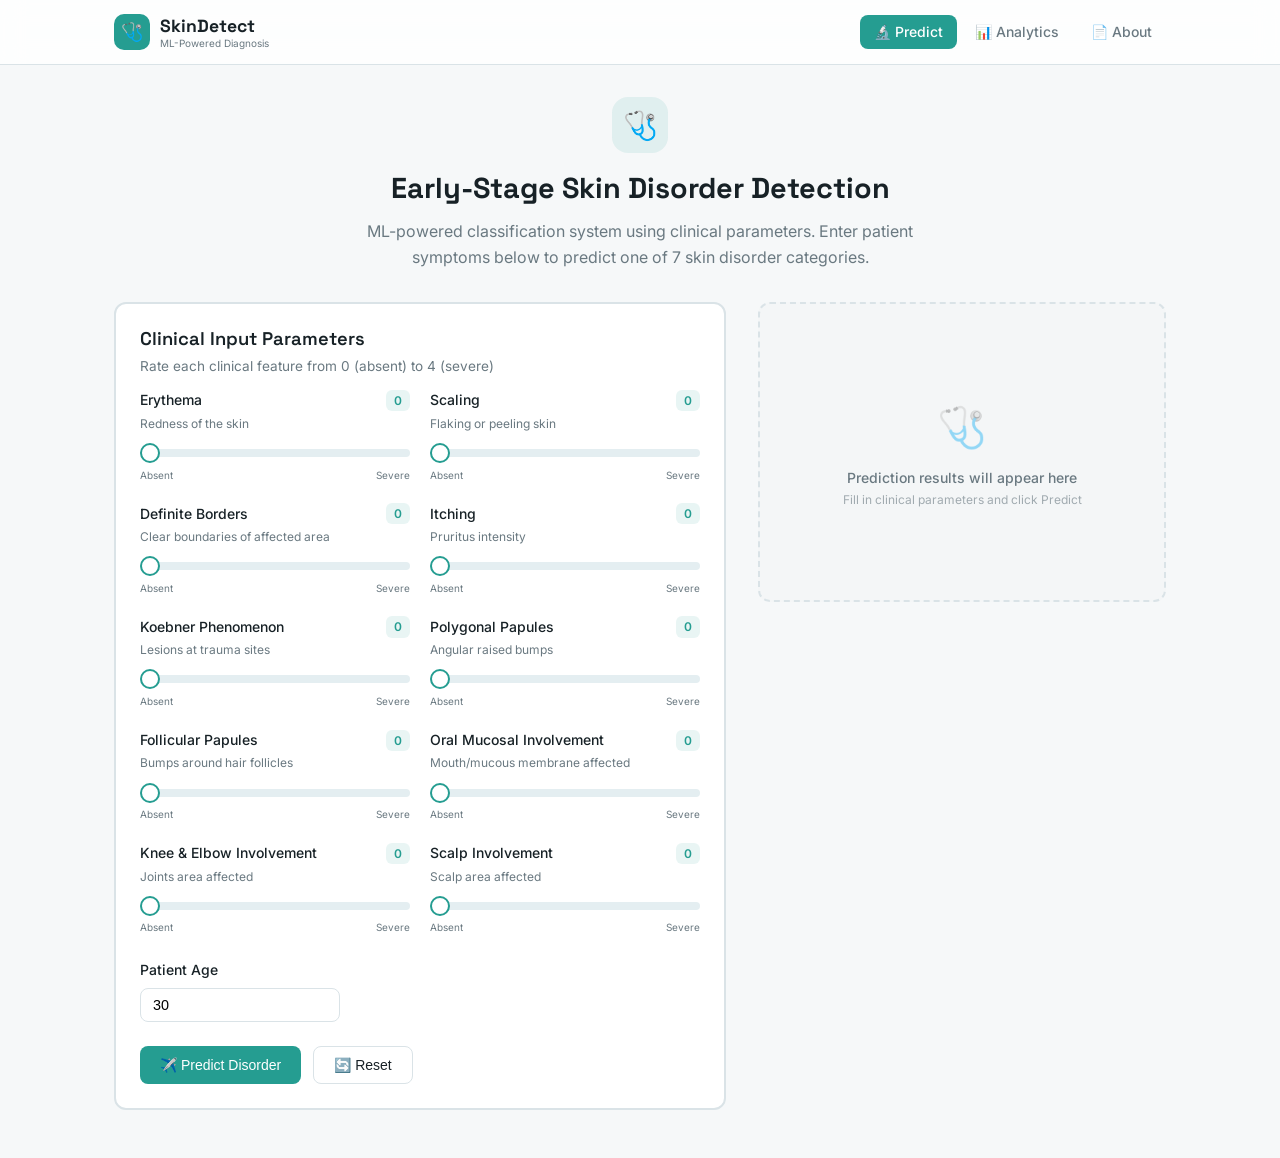
<file: frontend/skin-health-predictor-main/public/standalone/index.html>
<!DOCTYPE html>
<html lang="en">
<head>
  <meta charset="UTF-8" />
  <meta name="viewport" content="width=device-width, initial-scale=1.0" />
  <title>SkinDetect - Early-Stage Skin Disorder Detection</title>
  <meta name="description" content="ML-powered skin disorder classification using clinical parameters. Predicts 7 disorder categories with ~91% accuracy." />
  <link rel="stylesheet" href="style.css" />
</head>
<body>
  <!-- Header -->
  <header class="header">
    <div class="container header-inner">
      <a href="#" class="logo-link">
        <div class="logo-icon">🩺</div>
        <div>
          <h1 class="logo-title">SkinDetect</h1>
          <p class="logo-subtitle">ML-Powered Diagnosis</p>
        </div>
      </a>
      <nav class="nav">
        <a href="#predict" class="nav-link active" data-tab="predict">🔬 Predict</a>
        <a href="#dashboard" class="nav-link" data-tab="dashboard">📊 Analytics</a>
        <a href="#about" class="nav-link" data-tab="about">📄 About</a>
      </nav>
    </div>
  </header>

  <!-- Predict Page -->
  <main id="page-predict" class="page active">
    <div class="container">
      <div class="hero">
        <div class="hero-icon">🩺</div>
        <h2 class="hero-title">Early-Stage Skin Disorder Detection</h2>
        <p class="hero-desc">ML-powered classification system using clinical parameters. Enter patient symptoms below to predict one of 7 skin disorder categories.</p>
      </div>

      <div class="predict-grid">
        <!-- Form -->
        <div class="card form-card">
          <div class="card-header">
            <h3 class="card-title">Clinical Input Parameters</h3>
            <p class="card-desc">Rate each clinical feature from 0 (absent) to 4 (severe)</p>
          </div>
          <form id="prediction-form" class="card-body">
            <div class="features-grid" id="features-grid">
              <!-- Generated by JS -->
            </div>

            <div class="age-input">
              <label for="age" class="label">Patient Age</label>
              <input type="number" id="age" name="age" min="1" max="120" value="30" class="input" />
            </div>

            <div class="form-actions">
              <button type="submit" class="btn btn-primary" id="submit-btn">
                ✈️ Predict Disorder
              </button>
              <button type="button" class="btn btn-outline" id="reset-btn">
                🔄 Reset
              </button>
            </div>
          </form>
        </div>

        <!-- Result -->
        <div class="result-area" id="result-area">
          <div class="placeholder-result">
            <div class="placeholder-icon">🩺</div>
            <p class="placeholder-text">Prediction results will appear here</p>
            <p class="placeholder-hint">Fill in clinical parameters and click Predict</p>
          </div>
        </div>
      </div>
    </div>
  </main>

  <!-- Dashboard Page -->
  <main id="page-dashboard" class="page">
    <div class="container">
      <h2 class="page-title">📊 Prediction Analytics</h2>
      <p class="page-desc">Overview of prediction history from demo sessions.</p>

      <div class="stats-grid" id="stats-grid">
        <!-- Generated by JS -->
      </div>

      <div class="card">
        <div class="card-header">
          <h3 class="card-title">Prediction Distribution</h3>
        </div>
        <div class="card-body">
          <div class="chart-container" id="chart-container">
            <!-- Generated by JS -->
          </div>
        </div>
      </div>

      <div class="card" style="margin-top:1.5rem">
        <div class="card-header">
          <h3 class="card-title">Recent Predictions</h3>
        </div>
        <div class="card-body">
          <table class="table" id="history-table">
            <thead>
              <tr>
                <th>Time</th>
                <th>Predicted Class</th>
                <th>Disorder</th>
                <th>Confidence</th>
              </tr>
            </thead>
            <tbody id="history-tbody"></tbody>
          </table>
          <p id="no-history" class="placeholder-text" style="display:none;">No predictions yet. Go to Predict tab to start.</p>
        </div>
      </div>
    </div>
  </main>

  <!-- About Page -->
  <main id="page-about" class="page">
    <div class="container" style="max-width:700px;">
      <h2 class="page-title">📄 About This Project</h2>

      <div class="card">
        <div class="card-body about-content">
          <h3>Project Overview</h3>
          <p>This is a final-year machine learning project for <strong>Early-Stage Skin Disorder Detection</strong>. The system uses a trained classification model to predict one of 7 skin disorder categories based on clinical input parameters.</p>

          <h3>Model Details</h3>
          <ul>
            <li><strong>Accuracy:</strong> ~91% on test data</li>
            <li><strong>Input Features:</strong> 10 clinical parameters (rated 0–4) + patient age</li>
            <li><strong>Output:</strong> Predicted disorder class (0–6) with probability score</li>
            <li><strong>Classes:</strong> Psoriasis, Seborrheic Dermatitis, Lichen Planus, Pityriasis Rosea, Chronic Dermatitis, Pityriasis Rubra Pilaris, Normal</li>
          </ul>

          <h3>Disorder Classes</h3>
          <div id="disorder-list"></div>

          <h3>Technology Stack</h3>
          <ul>
            <li><strong>Frontend:</strong> HTML, CSS, JavaScript</li>
            <li><strong>Backend:</strong> Python FastAPI (for production deployment)</li>
            <li><strong>ML Model:</strong> Scikit-learn classifier (serialized with joblib)</li>
            <li><strong>Database:</strong> SQLite for prediction logging</li>
          </ul>

          <div class="disclaimer">
            <strong>⚠️ Disclaimer:</strong> This is an academic demonstration project. The predictions should not be used for actual medical diagnosis. Always consult a qualified dermatologist.
          </div>
        </div>
      </div>
    </div>
  </main>

  <script src="script.js"></script>
</body>
</html>
</file>
<file: frontend/skin-health-predictor-main/public/standalone/style.css>
@import url('https://fonts.googleapis.com/css2?family=Inter:wght@300;400;500;600;700&family=Space+Grotesk:wght@500;600;700&display=swap');

*, *::before, *::after { box-sizing: border-box; margin: 0; padding: 0; }

:root {
  --bg: hsl(195, 20%, 97%);
  --fg: hsl(200, 25%, 12%);
  --card: hsl(0, 0%, 100%);
  --card-fg: hsl(200, 25%, 12%);
  --primary: hsl(174, 62%, 38%);
  --primary-fg: hsl(0, 0%, 100%);
  --secondary: hsl(195, 30%, 92%);
  --muted: hsl(195, 15%, 94%);
  --muted-fg: hsl(200, 10%, 46%);
  --border: hsl(195, 20%, 88%);
  --success: hsl(152, 60%, 40%);
  --warning: hsl(38, 92%, 50%);
  --destructive: hsl(0, 72%, 51%);
  --radius: 0.75rem;
}

body {
  font-family: 'Inter', -apple-system, sans-serif;
  background: var(--bg);
  color: var(--fg);
  line-height: 1.6;
}

.container { max-width: 1100px; margin: 0 auto; padding: 0 1.5rem; }

/* Header */
.header {
  position: sticky; top: 0; z-index: 50;
  border-bottom: 1px solid var(--border);
  background: hsla(0, 0%, 100%, 0.8);
  backdrop-filter: blur(12px);
}
.header-inner { display: flex; height: 64px; align-items: center; justify-content: space-between; }
.logo-link { display: flex; align-items: center; gap: 10px; text-decoration: none; color: inherit; }
.logo-icon {
  width: 36px; height: 36px; display: flex; align-items: center; justify-content: center;
  border-radius: 10px; background: var(--primary); font-size: 18px;
}
.logo-title { font-family: 'Space Grotesk', sans-serif; font-size: 1.1rem; font-weight: 700; line-height: 1.2; }
.logo-subtitle { font-size: 10px; color: var(--muted-fg); line-height: 1; }
.nav { display: flex; gap: 4px; }
.nav-link {
  padding: 6px 14px; border-radius: 8px; font-size: 0.875rem; font-weight: 500;
  text-decoration: none; color: var(--muted-fg); transition: all 0.2s;
}
.nav-link:hover { background: var(--secondary); color: var(--fg); }
.nav-link.active { background: var(--primary); color: var(--primary-fg); }

/* Pages */
.page { display: none; padding: 2rem 0 3rem; }
.page.active { display: block; }
.page-title { font-family: 'Space Grotesk', sans-serif; font-size: 1.75rem; font-weight: 700; margin-bottom: 0.5rem; }
.page-desc { color: var(--muted-fg); margin-bottom: 2rem; }

/* Hero */
.hero { text-align: center; margin-bottom: 2rem; }
.hero-icon {
  width: 56px; height: 56px; margin: 0 auto 12px; display: flex; align-items: center; justify-content: center;
  border-radius: 16px; background: hsla(174, 62%, 38%, 0.1); font-size: 28px;
}
.hero-title { font-family: 'Space Grotesk', sans-serif; font-size: 1.8rem; font-weight: 700; margin-bottom: 8px; }
.hero-desc { max-width: 560px; margin: 0 auto; color: var(--muted-fg); }

/* Cards */
.card {
  background: var(--card); border: 2px solid var(--border); border-radius: var(--radius); overflow: hidden;
}
.card-header { padding: 1.25rem 1.5rem 0.75rem; }
.card-title { font-family: 'Space Grotesk', sans-serif; font-size: 1.15rem; font-weight: 600; }
.card-desc { font-size: 0.85rem; color: var(--muted-fg); margin-top: 2px; }
.card-body { padding: 0 1.5rem 1.5rem; }

/* Predict grid */
.predict-grid { display: grid; grid-template-columns: 3fr 2fr; gap: 2rem; }
@media (max-width: 860px) { .predict-grid { grid-template-columns: 1fr; } }

/* Features grid */
.features-grid { display: grid; grid-template-columns: 1fr 1fr; gap: 1.25rem; margin-bottom: 1.5rem; }
@media (max-width: 600px) { .features-grid { grid-template-columns: 1fr; } }

.feature-item { }
.feature-header { display: flex; justify-content: space-between; align-items: center; margin-bottom: 2px; }
.label { font-size: 0.875rem; font-weight: 500; }
.feature-value {
  background: hsla(174, 62%, 38%, 0.1); color: var(--primary);
  padding: 1px 8px; border-radius: 6px; font-size: 0.75rem; font-weight: 600;
}
.feature-desc { font-size: 0.75rem; color: var(--muted-fg); margin-bottom: 6px; }

/* Slider */
.slider-wrap { position: relative; }
input[type="range"] {
  -webkit-appearance: none; width: 100%; height: 8px; border-radius: 4px;
  background: var(--secondary); outline: none; cursor: pointer;
}
input[type="range"]::-webkit-slider-thumb {
  -webkit-appearance: none; width: 20px; height: 20px; border-radius: 50%;
  background: var(--card); border: 2px solid var(--primary); cursor: pointer;
}
input[type="range"]::-moz-range-thumb {
  width: 20px; height: 20px; border-radius: 50%;
  background: var(--card); border: 2px solid var(--primary); cursor: pointer;
}
.slider-labels { display: flex; justify-content: space-between; font-size: 10px; color: var(--muted-fg); margin-top: 2px; }

/* Input */
.input {
  padding: 8px 12px; border: 1px solid var(--border); border-radius: 8px;
  font-size: 0.9rem; width: 200px; outline: none; background: var(--card);
}
.input:focus { border-color: var(--primary); box-shadow: 0 0 0 3px hsla(174, 62%, 38%, 0.15); }
.age-input { margin-bottom: 1.5rem; }
.age-input .label { display: block; margin-bottom: 6px; }

/* Buttons */
.btn {
  display: inline-flex; align-items: center; gap: 6px; padding: 10px 20px;
  border-radius: 8px; font-size: 0.875rem; font-weight: 500; cursor: pointer;
  border: none; transition: all 0.2s;
}
.btn-primary { background: var(--primary); color: var(--primary-fg); }
.btn-primary:hover { filter: brightness(1.1); }
.btn-primary:disabled { opacity: 0.6; cursor: not-allowed; }
.btn-outline { background: transparent; border: 1px solid var(--border); color: var(--fg); }
.btn-outline:hover { background: var(--secondary); }
.form-actions { display: flex; gap: 12px; }

/* Result area */
.result-area { min-height: 300px; }
.placeholder-result {
  display: flex; flex-direction: column; align-items: center; justify-content: center;
  min-height: 300px; border: 2px dashed var(--border); border-radius: var(--radius);
  background: hsla(195, 15%, 94%, 0.3); padding: 2rem; text-align: center;
}
.placeholder-icon { font-size: 2.5rem; opacity: 0.4; margin-bottom: 8px; }
.placeholder-text { font-size: 0.875rem; font-weight: 500; color: var(--muted-fg); }
.placeholder-hint { font-size: 0.75rem; color: var(--muted-fg); opacity: 0.6; }

/* Result card */
.result-card { animation: fadeIn 0.4s ease; }
@keyframes fadeIn { from { opacity: 0; transform: translateY(10px); } to { opacity: 1; transform: translateY(0); } }
.result-bar { height: 6px; }
.result-header { display: flex; justify-content: space-between; align-items: flex-start; margin-bottom: 4px; }
.result-label { font-size: 0.7rem; text-transform: uppercase; letter-spacing: 0.05em; color: var(--muted-fg); font-weight: 500; }
.result-name { font-family: 'Space Grotesk', sans-serif; font-size: 1.5rem; font-weight: 700; }
.badge {
  display: inline-flex; align-items: center; gap: 4px; padding: 3px 10px;
  border-radius: 20px; font-size: 0.75rem; font-weight: 600;
}
.badge-success { background: var(--success); color: white; }
.badge-danger { background: var(--destructive); color: white; }
.result-desc { font-size: 0.85rem; color: var(--muted-fg); line-height: 1.5; margin: 12px 0; }
.confidence-row { display: flex; justify-content: space-between; align-items: center; font-size: 0.875rem; margin-bottom: 6px; }
.confidence-value { font-family: 'Space Grotesk', sans-serif; font-weight: 700; font-size: 1.1rem; }
.progress-bar { height: 10px; background: var(--secondary); border-radius: 5px; overflow: hidden; }
.progress-fill { height: 100%; background: var(--primary); border-radius: 5px; transition: width 0.5s ease; }
.result-meta {
  display: flex; align-items: center; gap: 6px; font-size: 0.75rem; color: var(--muted-fg);
  padding-top: 12px; margin-top: 12px; border-top: 1px solid var(--border);
}
.disclaimer {
  background: hsla(38, 92%, 50%, 0.1); padding: 12px; border-radius: 8px;
  font-size: 0.75rem; color: var(--muted-fg); margin-top: 12px;
}
.disclaimer strong { color: var(--fg); }

/* Stats */
.stats-grid { display: grid; grid-template-columns: repeat(auto-fit, minmax(200px, 1fr)); gap: 1rem; margin-bottom: 2rem; }
.stat-card { background: var(--card); border: 1px solid var(--border); border-radius: var(--radius); padding: 1.25rem; }
.stat-label { font-size: 0.75rem; color: var(--muted-fg); text-transform: uppercase; letter-spacing: 0.05em; }
.stat-value { font-family: 'Space Grotesk', sans-serif; font-size: 2rem; font-weight: 700; }

/* Chart */
.chart-container { display: flex; flex-wrap: wrap; gap: 8px; align-items: flex-end; min-height: 200px; padding: 1rem 0; }
.chart-bar-wrap { flex: 1; min-width: 80px; text-align: center; }
.chart-bar-outer { height: 160px; background: var(--muted); border-radius: 6px 6px 0 0; display: flex; align-items: flex-end; overflow: hidden; }
.chart-bar-inner { width: 100%; border-radius: 6px 6px 0 0; transition: height 0.5s ease; min-height: 4px; }
.chart-bar-label { font-size: 0.65rem; color: var(--muted-fg); margin-top: 6px; line-height: 1.2; }
.chart-bar-count { font-size: 0.75rem; font-weight: 600; margin-top: 2px; }

/* Table */
.table { width: 100%; border-collapse: collapse; font-size: 0.85rem; }
.table th { text-align: left; padding: 10px 12px; border-bottom: 2px solid var(--border); font-weight: 600; font-size: 0.75rem; text-transform: uppercase; color: var(--muted-fg); }
.table td { padding: 10px 12px; border-bottom: 1px solid var(--border); }

/* About */
.about-content h3 { font-family: 'Space Grotesk', sans-serif; font-size: 1.1rem; font-weight: 600; margin: 1.5rem 0 0.5rem; }
.about-content h3:first-child { margin-top: 0.5rem; }
.about-content p { color: var(--muted-fg); margin-bottom: 0.75rem; }
.about-content ul { padding-left: 1.5rem; color: var(--muted-fg); margin-bottom: 1rem; }
.about-content li { margin-bottom: 4px; }
.disorder-item { padding: 8px 0; border-bottom: 1px solid var(--border); }
.disorder-item:last-child { border: none; }
.disorder-name { font-weight: 600; }
.disorder-desc { font-size: 0.8rem; color: var(--muted-fg); }
</file>
